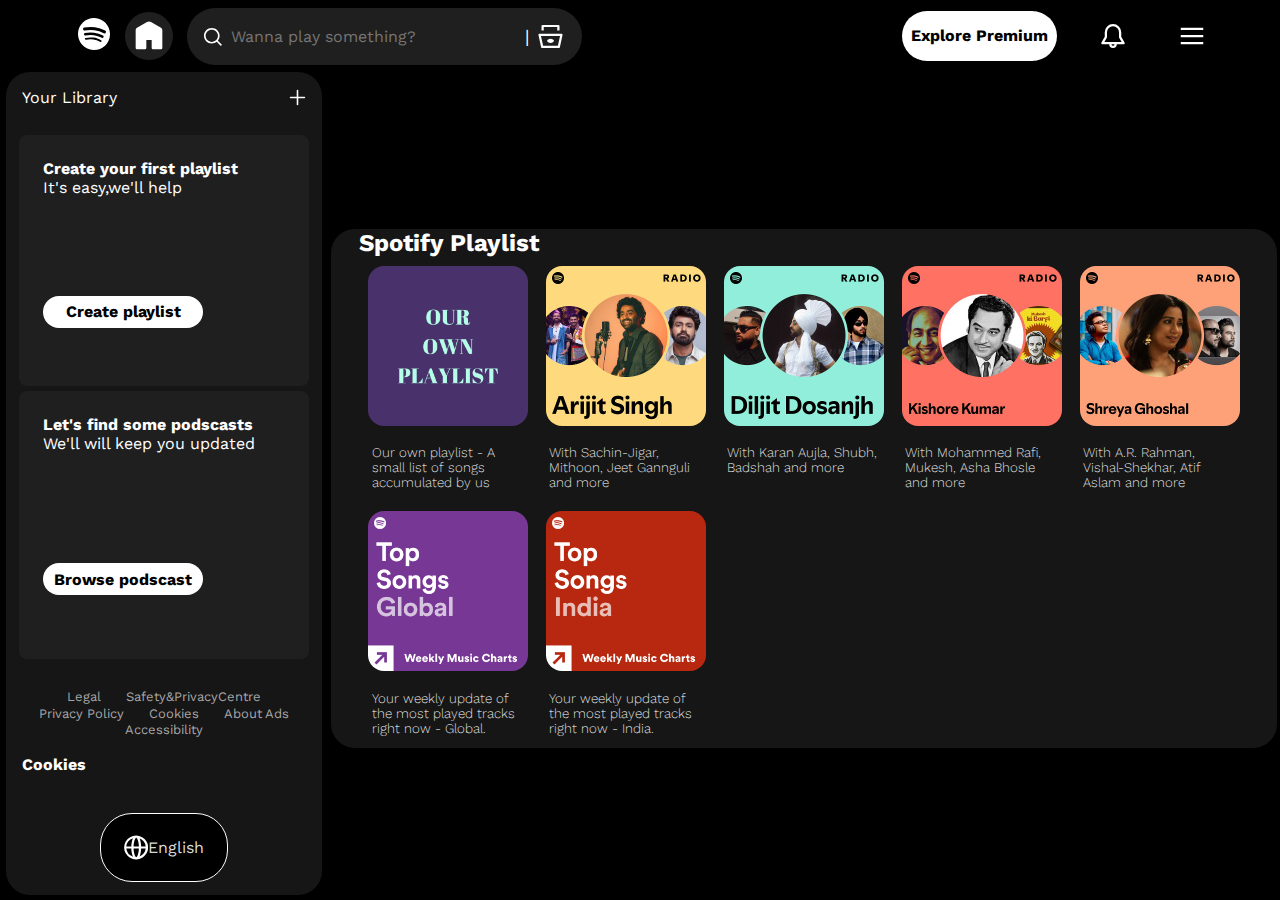
<file: index.html>
<!DOCTYPE html>
<html lang="en">
  <head>
    <meta charset="UTF-8" />
    <meta name="viewport" content="width=device-width, initial-scale=1.0" />
    <title>Lotherhey - Spotify Clone: Web Player,Music for everyone</title>
    <link rel="preconnect" href="https://fonts.googleapis.com" />
    <link rel="preconnect" href="https://fonts.gstatic.com" crossorigin />
    <link
      href="https://fonts.googleapis.com/css2?family=Work+Sans:ital,wght@0,100..900;1,100..900&display=swap"
      rel="stylesheet"
    />
 
    <link rel="stylesheet" href="./css/navbar.css" />
    <link rel="stylesheet" href="./css/utility.css" />
    <link rel="stylesheet" href="./css/leftside.css" />
    <link rel="stylesheet" href="./css/rightside.css">
    <link rel="stylesheet" href="./css/playbar.css">
  </head>
  <body>

    <nav class="flex jcentre align">
      <div class="navmain flex align jbetween">
        <div class="navfirstpart flex jevenly align">
          <div class="images flex justify align">
            <a href="./playlist.html"><img role="button" src="./images/logo.svg" style="background: none" alt="" />
            </a>
            <a href="./index.html">
              <div  class="con lightbachgournd">
                <img role="button" src="./images/home.svg" alt="" />
              </div>
            </a>
          </div>
          <div class="searchbar flex jbetween align lightbachgournd">
            <div class="firstpart flex jevenly align">
              <img src="./images/search.svg" alt="" />
              <input type="text" placeholder="Wanna play something?" />
              <div class="showen">Ctrl + K</div>
            </div>
            <div class="secondpart flex jcentre align">
              | <img src="./images/folder.svg" alt="" />
            </div>
          </div>
        </div>
        <div class="navsecondpart flex justify align">
          <div class="installtab flex jcentre align">
            <button type="button" class="buttonone flex jcentre align">
              Explore Premium
            </button>
            <button type="button" class="buttontwo flex jcentre align">
              <img src="./images/notification.svg" alt="" />
            </button>
            <button type="button" class="buttontwo flex jcentre align">
              <img src="./images/threelinebar.svg" alt="" />
            </button>
          </div>
        </div>
      </div>
    </nav>
    <div class="container flex justify align">
      <div class="left column jcentre border">
        <header>
          <div class="leftheading flex align jbetween">
            Your Library
            <img src="./images/plus.svg" alt="" />
          </div>
        </header>
        <main>
          <div class="mainboxholderbody flex align column justify">
            <div class="box flex column jbetween ">
              <div class="boxwritting flex column ">
                <div class="boxoneheading"><h1>Create your first playlist</h1></div>
                <div class="boxtwoheading">It's easy,we'll help</div>
              </div>
              <div class="buttonholder">
                <a href="./playlist.html">
                  <button>Create playlist</button>
              </a>
              </div>
            </div>
            <div class="boxsecond flex column jbetween ">
              <div class="boxwritting flex column ">
                <div class="boxoneheading"><h1>Let's find some podscasts</h1></div>
                <div class="boxtwoheading">We'll will keep you updated</div>
              </div>
              <div class="buttonholder">

                <button>Browse podscast</button>
              </div>
            </div>
        
        </main>
        <footer >
          <div class="footercontainer flex column align jcentre">
            <div class="footerwritting flex column align jcentre">
              <ul class="flex align jcentre wrap">
                <li role="button">Legal</li>
                <li role="button">Safety&PrivacyCentre</li>
                <li role="button">Privacy Policy</li>
                <li role="button">Cookies</li>
                <li role="button">About Ads</li>
                <li role="button">Accessibility</li>
              </ul>
              <div class="default-cookies" role="button"><h6>Cookies</h6></div>
            </div>
            <div class="footerbuttonholder">
              <button type="button" class="flex align jcentre">
                <img src="./images/world.svg" alt=""> 
                English
              </button>
            </div>
          </div>
        </footer>
      </div>
      <div class="right border">
        <div class="rightcontainer flex column justify">
          <h1>Spotify Playlist</h1>
          <div class="cardholder flex wrap">
            <div role="button"  class="card flex column jbetween">
              <div class="playbutton flex align jcentre">
                <div class="playimg flex align jcentre">
                  <img role="button" src="./images/play-button-arrowhead.png" alt="">
                  
                </div> </div>
                    <img role="button" src="./images/OUR OWN PLAYLIST.png" class="flex align jcentre">
                  
                  <div class="cardwritting">
              
                    <p>Our own playlist - A small list of songs accumulated by us</p>
    
                  </div>
                </div>

            
            <div role="button" class="card flex column jbetween">
              <div class="playbutton flex align jcentre">
               <div class="playimg flex align jcentre">
                <img src="./images/play-button-arrowhead.png" alt="">
              
              </div> </div>
              <img src="./photos/first.jpg" alt="">
              <div class="cardwritting">
          
                <p>With Sachin-Jigar, Mithoon, Jeet Gannguli and more</p>

              </div>
            </div>
            <div role="button"  class="card flex column jbetween">
              <div class="playbutton flex align jcentre">
                <div class="playimg flex align jcentre">
                  <img src="./images/play-button-arrowhead.png" alt="">
                
                </div> </div>
              <img src="./photos/second.jpg" alt="">
              <div class="cardwritting">
                
                <p>With Karan Aujla, Shubh, Badshah and more</p>

              </div>
            </div>
            <div role="button"  class="card flex column jbetween">
              <div class="playbutton flex align jcentre">
                <div class="playimg flex align jcentre">
                  <img src="./images/play-button-arrowhead.png" alt="">
                
                </div>  </div>
              <img src="./photos/fifth.jpg" alt="">
              <div class="cardwritting">
                <p>With Mohammed Rafi, Mukesh, Asha Bhosle and more</p>

              </div>
            </div>
            <div  role="button" class="card flex column jbetween">
              <div class="playbutton flex align jcentre">
                <div class="playimg flex align jcentre">
                  <img src="./images/play-button-arrowhead.png" alt="">
                
                </div> </div>
              <img src="./photos/sixth.jpg" alt="">
              <div class="cardwritting">
                
                <p>With A.R. Rahman, Vishal-Shekhar, Atif Aslam and more</p>

              </div>
            </div>
            <div  role="button" class="card flex column jbetween">
              <div class="playbutton flex align jcentre">
                <div class="playimg flex align jcentre">
                  <img src="./images/play-button-arrowhead.png" alt="">
                
                </div> </div>
              <img src="./photos/third.jpg" alt="">
              <div class="cardwritting">
                
                <p>Your weekly update of the most played tracks right now - Global.</p>

              </div>
            </div>
            <div  role="button" class="card flex column jbetween">
              <div class="playbutton flex align jcentre">
                <div class="playimg flex align jcentre">
                  <img src="./images/play-button-arrowhead.png" alt="">
                
                </div>  </div>
              <img src="./photos/fourth.jpg" alt="">
              <div class="cardwritting">
                
                <p>Your weekly update of the most played tracks right now - India.</p>

              </div>
            </div>
             
      
           
          
          
            
          </div>
        </div>
       
      </div>
    </div>

  <script src="script.js"></script>
  </body>
</html>
</file>
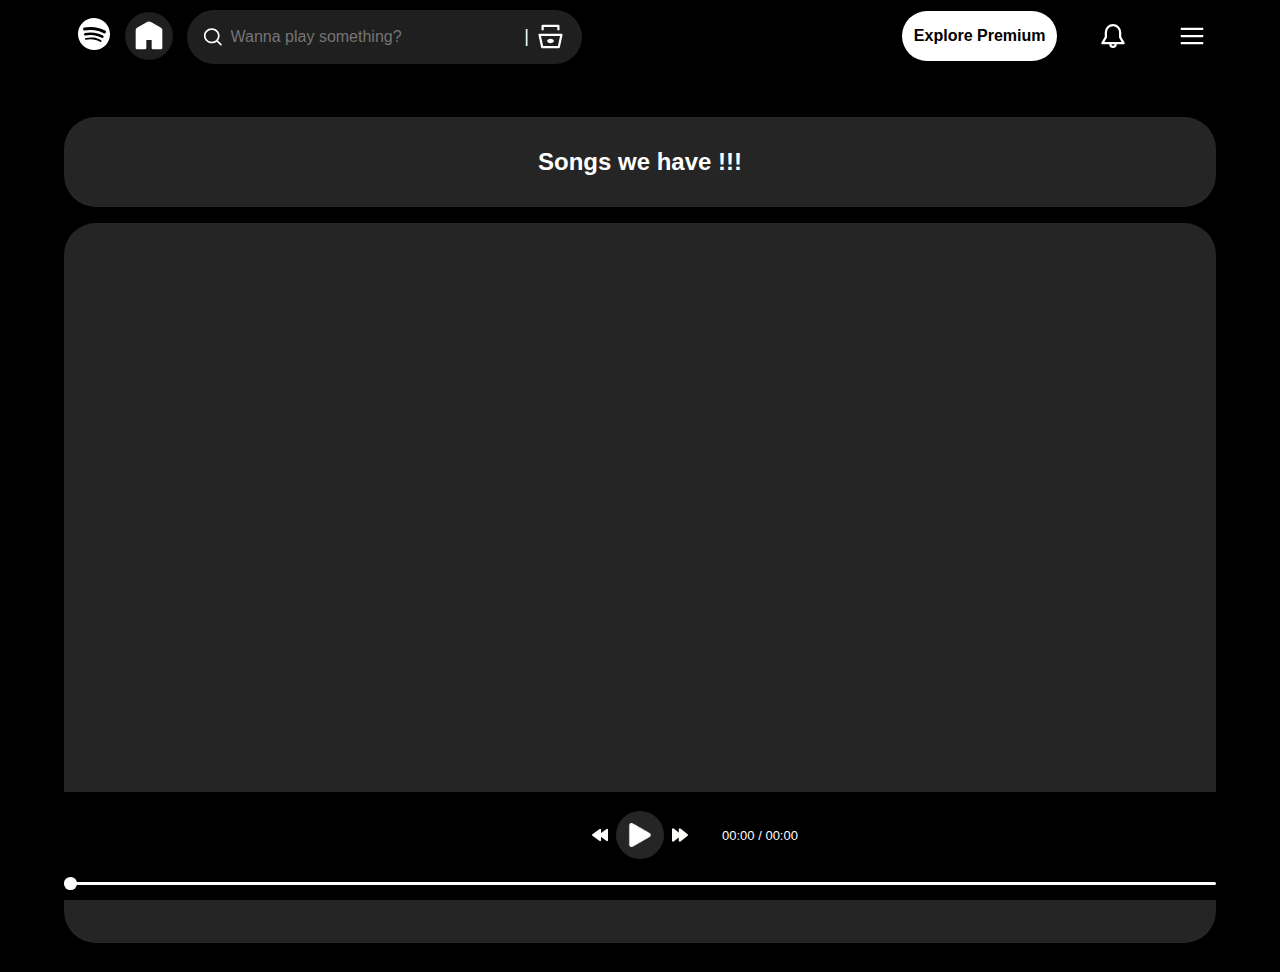
<file: playlist.html>
<!DOCTYPE html>
<html lang="en">
<head>
    <meta charset="UTF-8">
    <meta name="viewport" content="width=device-width, initial-scale=1.0">
    <title>Lotherhey - Spotify Clone : Playlist section</title>
    <link rel="stylesheet" href="./css/playlist.css">
    <link rel="stylesheet" href="./css/utility.css">
    <link rel="stylesheet" href="./css/navbar.css">
    <link rel="stylesheet" href="./css/leftside.css">
    <link rel="stylesheet" href="./css/playbar.css">
    <link rel="stylesheet" href="./css/rightside.css">
</head>
<body>
    <nav class="flex jcentre align">
        <div class="navmain flex align jbetween">
          <div class="navfirstpart flex jevenly align">
            <div class="images flex justify align">
              <a href="./playlist.html"><img role="button" src="./images/logo.svg" style="background: none" alt="" /></a>
              <a href="./index.html">
                <div class="con lightbachgournd">
                  <img role="button" src="./images/home.svg" alt="" />
                </div>
              </a>
            </div>
            <div class="searchbar flex jbetween align lightbachgournd">
              <div class="firstpart flex jevenly align">
                <img src="./images/search.svg" alt="" />
                <input type="text" placeholder="Wanna play something?" />
                <div class="showen">Ctrl + K</div>
              </div>
              <div class="secondpart flex jcentre align">
                | <img src="./images/folder.svg" alt="" />
              </div>
            </div>
          </div>
          <div class="navsecondpart flex justify align">
            <div class="installtab flex jcentre align">
              <button type="button" class="buttonone flex jcentre align">
                Explore Premium
              </button>
              <button type="button" class="buttontwo flex jcentre align">
                <img src="./images/notification.svg" alt="" />
              </button>
              <button type="button" class="buttontwo flex jcentre align">
                <img src="./images/threelinebar.svg" alt="" />
              </button>
            </div>
          </div>
        </div>
    </nav>
    <div class="playlistholder flex align column jcentre">
        <div class="heading flex align jcentre">Songs we have !!!</div>
        <div class="songsholder flex column align justify">
            <div class="songList">
                <ol class="flex column"></ol>
            </div>
        </div>
    </div>
    <div class="playbar flex column align jcentre">
      <div class="playbuttonholder flex jcentre">
        <div id="songinfoholderone" class="songinfoholder flex column align justify">
          <div class="songinfo"></div>
        </div>
        <div class="buttonplayer flex align justify">
          <div role="button" class="playhandlers rewind">
            <img src="./images/rewind-button.png" alt="">
          </div>
          <div role="button" class="playhandlers pausebutton">
            <img src="./images/play-button-arrowhead.png" alt="">
          </div>
          <div role="button" class="playhandlers forward">
            <img src="./images/forward-button.png" alt="">
          </div>
        </div>
        <div class="songinfoholder flex align justify">
          <div class="songtime">00:00 / 00:00</div>
        </div>
      </div>
      <div class="seekbarbutton flex align jcentre">
        <div class="seekbarball"></div>
        <div class="seekbar"></div>
      </div>
    </div>
    <script src="script.js"></script>
</body>
</html>
</file>
<file: css/navbar.css>
nav {
    width: 100vw;
    height: 4.5rem;
}

.navmain {
    width: 90vw;
    height: 100%;
}
.buttontwo
{
    width: 20%;
}
.installtab
{
    height: 100%;
    width: 100%;

}
.buttonone{
    background-color: white;
    color: black;
    width: 65%;
    height: 70%;
    border-radius: 2rem;
    font-weight: bold;
    text-align: center;
}

.buttonone:hover{
    color: black;
    font-weight: bold;
    font-size: medium;
}
nav .buttonone, button {
    transition: transform 0.2s ease-in-out; 
}

.buttonone:hover {
    transform: scale(1.03);
}
 button:hover
 {
    transform: scale(1.2);
 }
nav img, .searchbar {
    height: 2rem;
    background-color: #1f1f1f;
}

.searchbar input, .searchbar img {
    margin: 0; 
}

.searchbar {

    margin-top: 0.1rem;
    padding-left: 1rem;
    padding-right: 1rem; 
    width: 80%;
    height: 90%;
    font-size: 2rem;/* Added padding to prevent shrinking */
}

.firstpart {
    height: 100%;
    display: flex;
    align-items: center;
    gap: 0.5rem; /* Adjust spacing between input and icon */
}
.secondpart {
    display: flex;
    height: 100%;
    align-items: center;
    gap: 0.5rem; 
    font-size: large;
}
button {
    cursor: pointer;
    border: none;
    outline: none;
    box-shadow: none;
    background: black;
    color: rgba(255, 255, 255, 0.87);
}

nav button {
    margin-left: 2rem;
    height: 3rem;
}

button img, button text {
    height: 50%;
    background-color: black;
}

.images {
    width: 25%;
}

input {
    border: none;
    outline: none;
    background: none;
    box-shadow: none;
    width: 90%;
    color: white;
    
    margin: 0;
}

.searchbar .firstpart img {
    width: 8%;
}
.searchbar .secondpart img {
    width: 60%;
    
}
.navfirstpart {
    width: 45%;
}

.navsecondpart {
    height: 100%;
    width: 30%;
}
.showen {
    width: 0;
    visibility: collapse;
}

.con{
    height: 3rem;
    width: 3rem;
    display: flex;
    justify-content: center;
    align-items: center;
}
@media (min-width: 600px) and (max-width: 1024px)
{
    .navfirstpart {
        width: 55%;
    }
   
    .navsecondpart {
        height: 100%;
        width: 40%;
    }
}
@media (max-width: 599px) {
    .navmain {
        width: 97vw;
        margin: auto;
        top: 0;
    }
    .navfirstpart {
        width: 100vw;
        justify-content: space-between;
    }
    .navsecondpart {
       visibility: collapse;
       width: 0;
    }
    .searchbar {
        width: 75%;
        height: 50%;
        margin-top: 0.5rem;
        padding-left: 0.5rem;
        padding-right: 0.5rem; /* Ensure padding in mobile view */
    }
   
    .searchbar .firstpart img {
        width: 10%;
    }
    .searchbar .secondpart img {
        width: 40%;
    }
    .searchbar .firstpart {
        width: 80%;
    }
    .searchbar .secondpart {
       width: 20%;
    }
    input {
        font-size: smaller;
        margin: 0;
        width: 90%;

    }
    .images {
        width: 30%;
    }
    nav img {
        height: 1.5rem;
    }
}
</file>
<file: css/utility.css>
* {
    margin: 0;
    padding: 0;
    box-sizing: border-box;
    font-size: medium;
    font-family: "Work Sans", sans-serif;
    overflow-x: hidden;
}
.column
{
    flex-direction: column;
}
body, html {
    background-color: black;
    color: white;
    overflow: hidden;
}
.wrap
{
    flex-wrap: wrap;
}
.flex
{
    display: flex;
}
.border
{
    margin: 3px;
}
.justify
{
    justify-content: space-evenly;

}
.jaround
{
    justify-content: space-around;
}
.jbetween
{
    justify-content: space-between;
}
.jcentre
{
    justify-content: center;
}
.align
{
    align-items: center;
}
.lightbachgournd
{
    background-color: #1f1f1f;
    border-radius: 2rem;
}

/* For WebKit Browsers (Chrome, Safari, Edge) */
::-webkit-scrollbar {
    width: 8px; /* Adjust width as needed */
}

::-webkit-scrollbar-track {
    background: #161616; /* Dark background */
    border-radius: 10px; /* Smooth edges */
}

::-webkit-scrollbar-thumb {
    background: #333; /* Dark grey scrollbar */
    border-radius: 10px; /* Rounded scrollbar */
}

::-webkit-scrollbar-thumb:hover {
    background: #444; /* Lighter grey on hover */
}
</file>
<file: css/leftside.css>
.container {
    height: calc(100vh - 4.8rem); /* Full height minus navbar */
    display: flex;
    width: 100%;
}

.left {
    height: 100%;
    background-color: #161616;
    border-radius: 1.5rem;
    margin-left: 0.5%;
    overflow: hidden;
}

.left {
    width: 25%;
}


.left header {
    height: 5%;
    margin-top: 1rem;
    margin-left: 1rem;
    margin-right: 1rem;
}

.leftheading {
    width: 100%;
}

.leftheading img {
    width: auto;
    max-width: 6%; /* Avoids being too small */
}

.left main {
    height: 65%;
}

.mainboxholderbody {
    height: 100%;
    width: 100%;

}


.box {
    height: 47%;
    width: 92%;
padding: 1rem;
border-radius: 0.5rem;
background-color: #1f1f1f;
}
.boxwritting
{
    height: 70%;
    margin: 0.5rem;
}
.mainboxholderbody button
{
    align-self: flex-start;
    background-color: white;
    color: black;
    font-weight: 700;
     height: 2rem;
     width: 10rem;
     border-radius: 2rem;
     margin-left: 0.5rem;
     
}
.boxsecond
{
    height: 50%;
    width: 92%;
padding: 1rem;
border-radius: 0.5rem;
background-color: #1f1f1f;

}
.buttonholder
{
    height: 40%;
}
.mainboxholderbody button:hover
{
cursor: pointer;
transform: scale(1.05);
}
.left footer {
    height: 30%;
}

.footercontainer
{
    height: 100%;
}

.footerwritting
{
    height: 60%;
    margin-top: 0.1rem;
}

.footerwritting li
{
    font-size: small;
   color: rgba(199, 198, 198, 0.836);
   margin-left: 4%;
  margin-right: 4%;
  margin-bottom: 0.5%;
   cursor: pointer;
   list-style: none;
}
.footerbuttonholder
{
    height: 40%;
    width: 100%;

}
.footerbuttonholder button
{
    height: 70%;
    width: 8rem;
    border: 1px solid white;
    border-radius: 2rem;
    margin: auto;
    top: 0;
}
.footerbuttonholder button:hover
{
    cursor: pointer;
    transform: scale(1.05);
}
.footerbuttonholder button img{
    width: 1.5rem;
}
.default-cookies
{
    margin: 1rem;
    align-self: flex-start;
}
.default-cookies:hover{
    text-decoration: underline;
    cursor: pointer;
}
@media (min-width: 849px) and (max-width: 1024px) {
    .left
    {
        width: 30%;
        height: 100%;
        align-self: flex-start;
    }
    .mainboxholderbody button
{
   
     width: 9rem;
    
     
}

}
@media (max-width: 850px){
    .left
    {
        visibility: collapse;
        width: 0;
    }
}
</file>
<file: css/rightside.css>
.right {
    width: 75%;
    height: auto;
    background-color: #161616;
    border-radius: 1.5rem;
    margin-left: 0.5%;
    margin-top: 1%;
}
:root
{
    --a: 0;
}
.rightcontainer {
    min-height: 97%;
    width: 100%;
    margin-left: 3%;
}

.right h1 {
    height: 6%;
    font-size: x-large;
}

.cardholder {
    width: 94%;
    height: 92%;
}

.card {
    position: relative;
    height: 50%;
    width: 20%;
    gap: 1rem;
    border-radius: 1rem;
    cursor: pointer;
    padding: 1%;
}

.card:hover {
    background-color: #252525;
    --a: 1;
}

.cardwritting {
    height: 25%;
}

.cardwritting p {
    height: 100%;
    padding: 2%;
    font-size: smaller;
    font-weight: 250;
}

.card img {
    height: 85%;
    border-radius: 1rem;
}

.playbutton {
    height: 2.5rem;
    width: 2.5rem;
    border-radius: 50%;
    background-color: rgb(52, 248, 52);
    position: absolute;
    right: 10%;
    top: 50%;
    opacity: var(--a);
}

.playimg {
    height: 80%;
    width: 80%;
    object-fit: contain;
}

.playbutton:hover {
    background-color: rgb(31, 204, 31);
    transform: scale(1.1);
    cursor: pointer;
}

.cardonhover {
    opacity: 1;
    transition: animate 1s ease-out;
}

@keyframes animate {
    0% {
        right: 10%;
        top: 79%;
        opacity: 0;
    }
    100% {
        right: 10%;
        top: 55%;
        opacity: 1;
    }
}

.playbutton img {
    height: 70%;
    width: 50%;
    object-fit: contain;
}

@media (min-width: 600px) and (max-width: 1024px) {
    .right {
        width: 95%;
        height: 100%;
        margin-left: 0.5%;
        position: relative;
        overflow-y: scroll;
    }

    .rightcontainer {
        min-height: 100%;
        width: 100%;
        margin-left: 1%;
        margin-top: 1%;
       
    }

    .cardholder {
        width: 100%;
        height: 95%;
   
    }

    .card {
        width: 31%;
        margin-right: 1%;
        height: 45%;
    }
}

@media (max-width: 599px) {
    .right {
        width: 95vw;
        margin: auto;
        top: 0;
        margin-top: 1%;
        overflow-y: scroll;
    }

    .cardholder {
        width: 100%;
    }

    .playbutton {
        opacity: 1;
        right: 10%;
        top: 50%;
    }

    .card {
        width: 48%;
        margin-right: 0.2rem;
        margin-bottom: 0.2rem;
        height: 40%;
        background-color: #252525;
    }

    .cardwritting p {
        overflow-y: hidden;
    }

    .card img {
        height: 80%;
        width: 100%;
    }

    .playimg {
        height: 50%;
    }
}
</file>
<file: css/playbar.css>
.playbar {
    position: fixed;
    width: 100%;
    height: 12%;
    background-color: black;
    margin: auto;
    bottom: 0;
}

.playbuttonholder {
    height: 70%;
    width: 50%;
    
}
.seekbar {
    height: 15%;
    width: 90%;
    background-color: white;
    border-radius: 2rem;
    cursor: pointer;
}

.seekbarbutton {
    position: relative;
    height: 20%;
    width: 100%;
}

.songinfo,
.songtime {
    font-size: small;
}

.songinfoholder {
    color: white;
    width: 20%;
    height: 100%;

   
}

.seekbarball {
    height: 0.8rem;
    width: 0.8rem;
    position: absolute;
    left: 5%;
    border-radius: 50%;
    background-color: white;
    transition: left 0.5s;
}

.playhandlers {
    height: 2rem;
    width: 2rem;
    cursor: pointer;
    display: flex;
    align-items: center;
    justify-content: center;
}

.pausebutton {
    background-color: #252525;
    border-radius: 50%;
    height: 3rem;
    width: 3rem;
}

.playhandlers img {
    filter: invert(1);
    height: 50%;
    object-fit: contain;
}

@media (max-width: 850px) {
    .playbuttonholder {
        width: 80%;
    }

    .songinfoholder {
        width: 42%;
    }
}
</file>
<file: css/playlist.css>
.heading
{
    height: 10vh;
    width: 90vw;
    margin: auto;
    top: 0;
    margin-top: 1rem;
    margin-bottom: 1rem;
    background-color: #252525;
    font-size: x-large;
    font-weight: bold;
border-radius: 2rem;
}
.playlistholder
{
    height: 100vh;
  

}

.songsholder
{
    height: 80vh;
    width: 90vw;
    background-color: #252525;
    border-radius: 2rem;
    overflow-y: hidden;
}
.songList{
    height: 90%;
    width: 90%;
    gap: 1rem;
}
.info
{
    gap: 0.5rem;
}
.songList ol li {
    list-style-type: decimal;
    padding: 1% 2%;
    margin: 1% 0;
    gap: 1rem;
    width: 40%;
    border: 1px solid white;
    border-radius: 0.5rem;
    cursor: pointer;
}
.songList ol li img{
    filter: invert(1);
    height: 70%;
}


@media (max-width: 599px) {
    .songList ol li {
        width: 95%;
      margin: 3.5% 0;
      border-radius: 0.5rem;
      padding: 3% 2%;
    }

}
</file>
